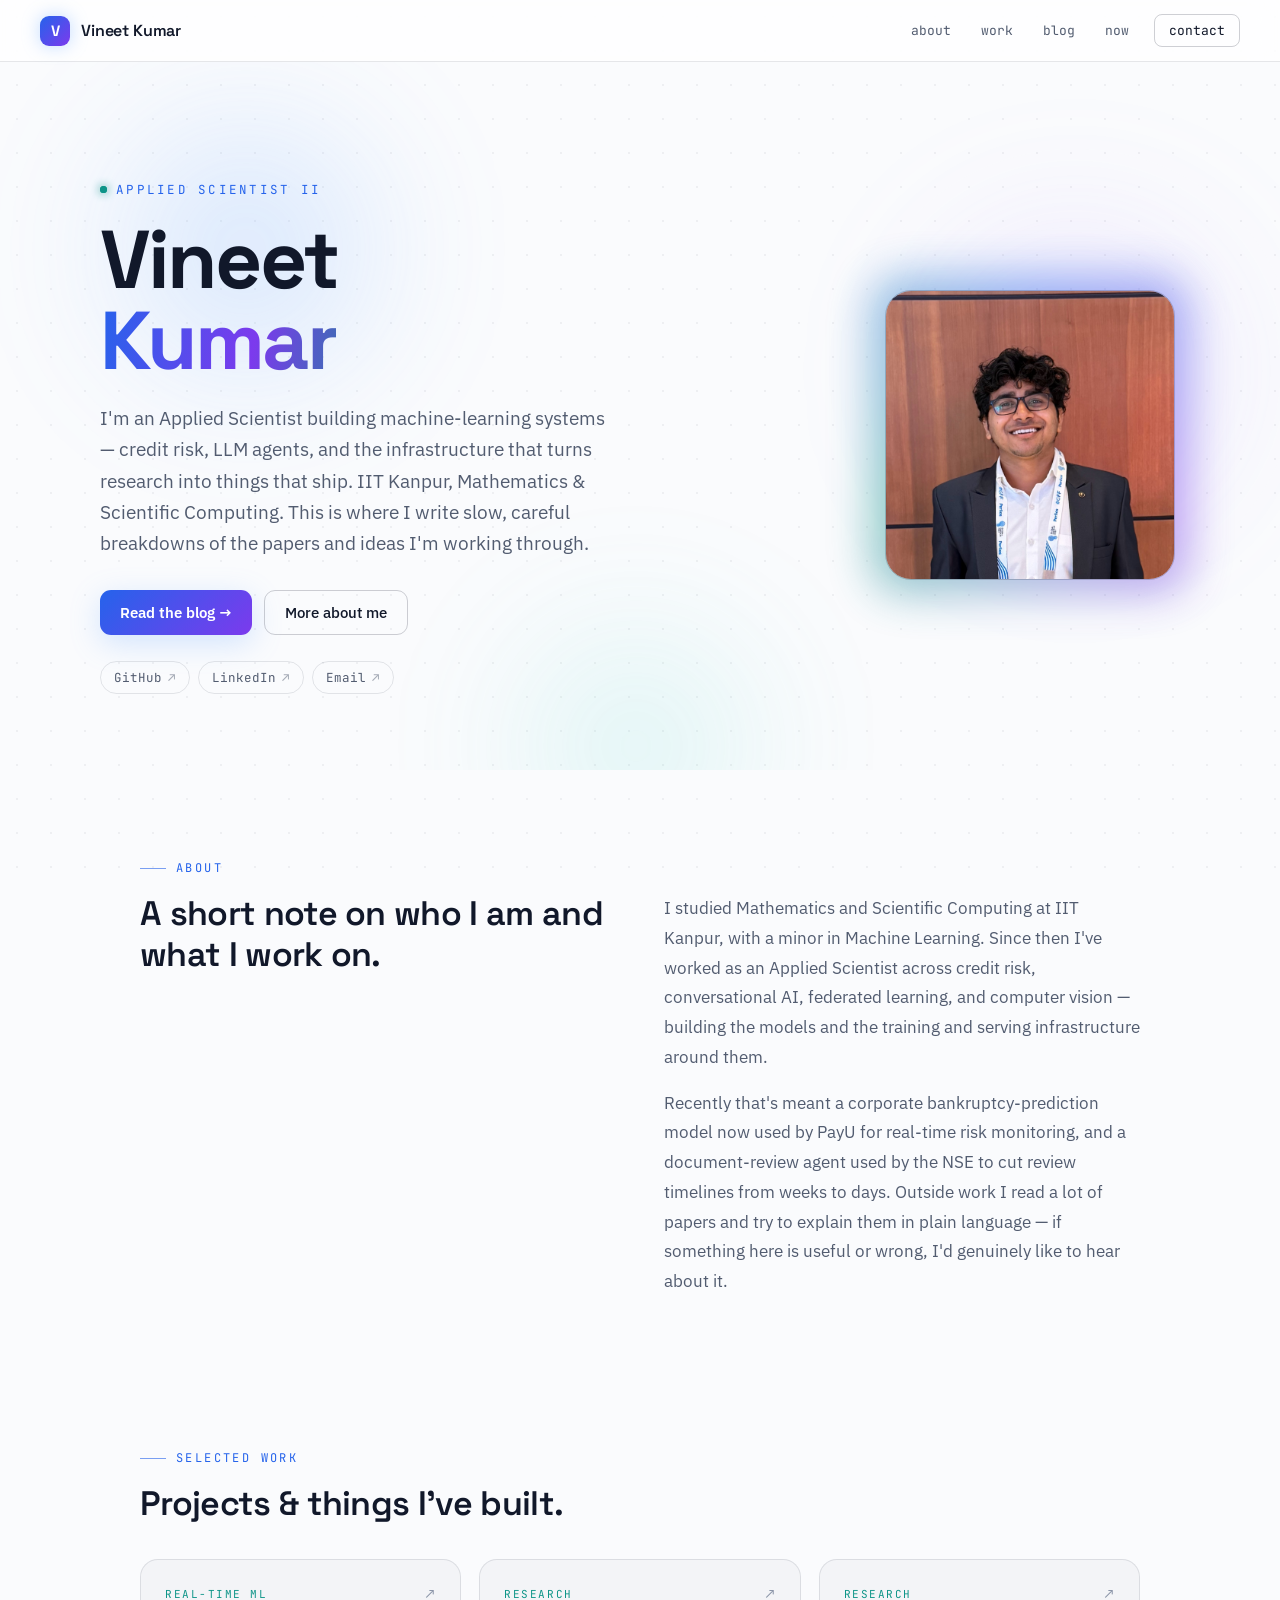
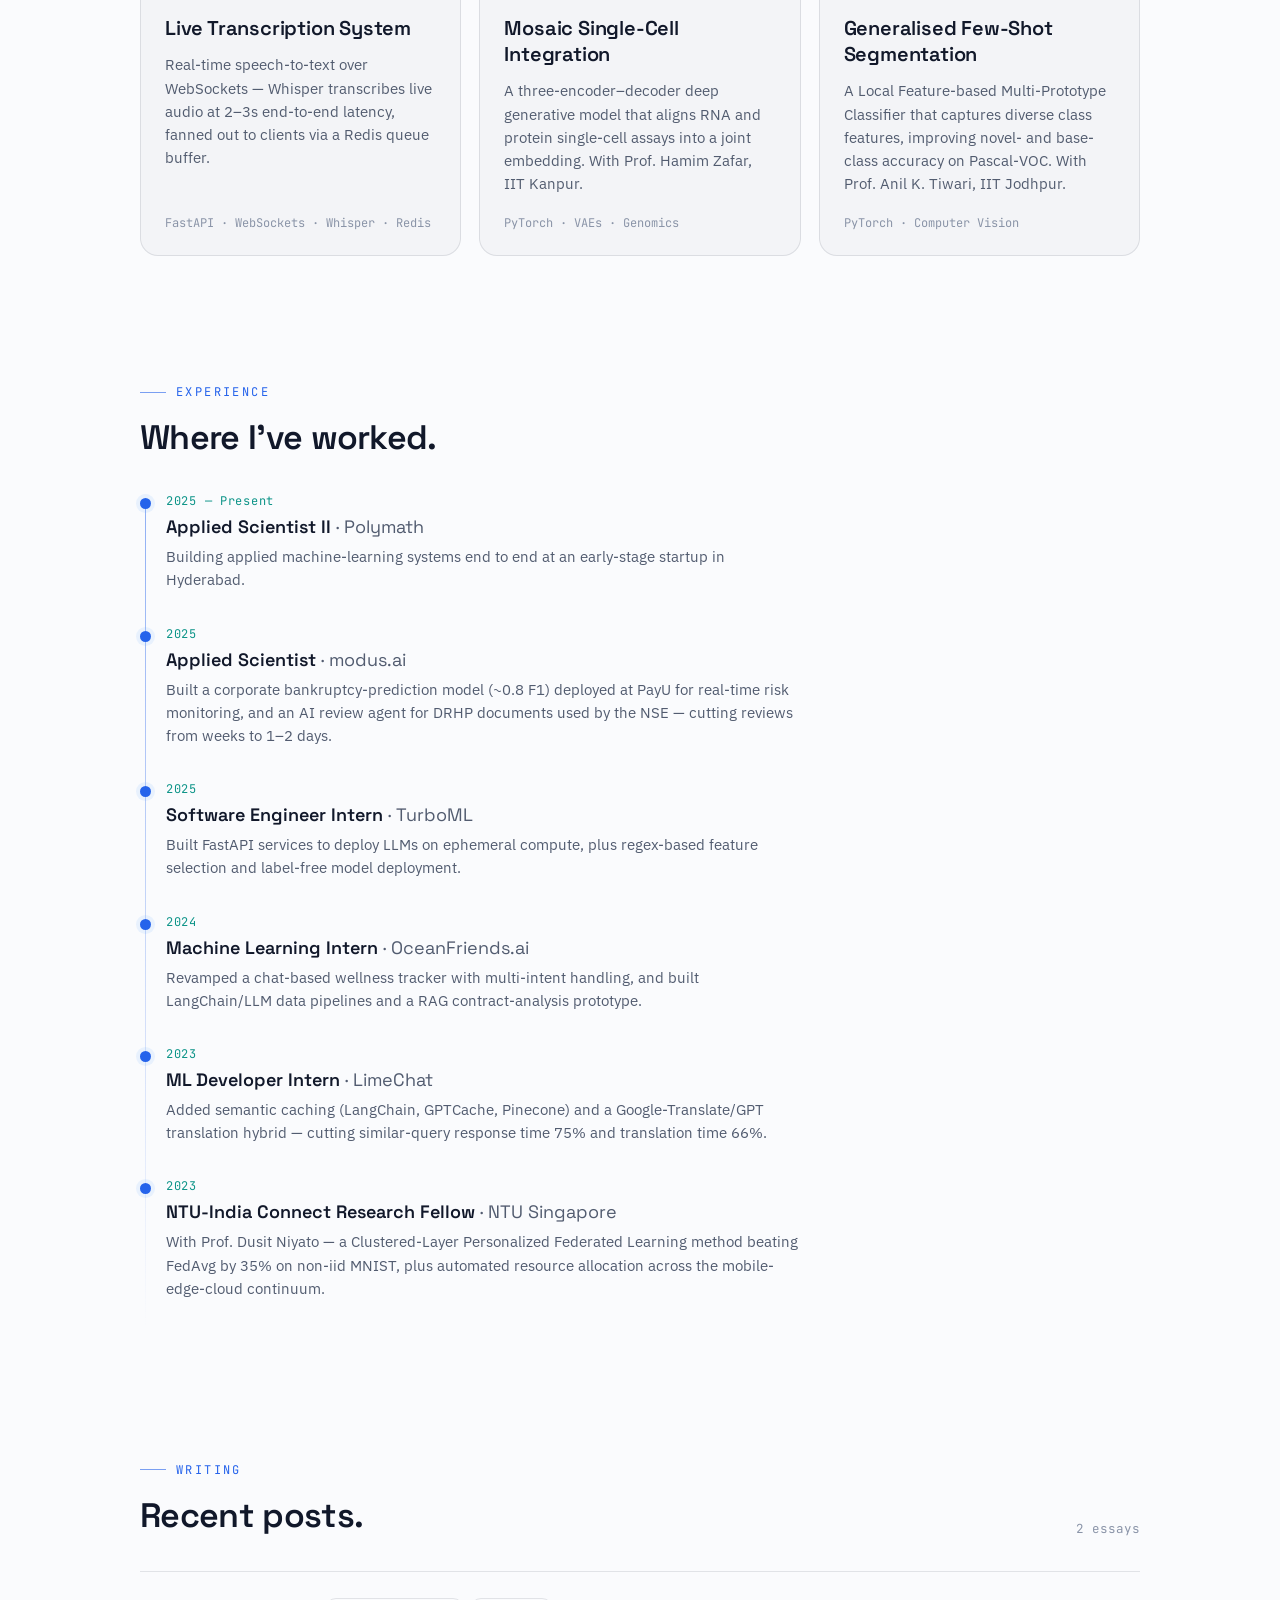
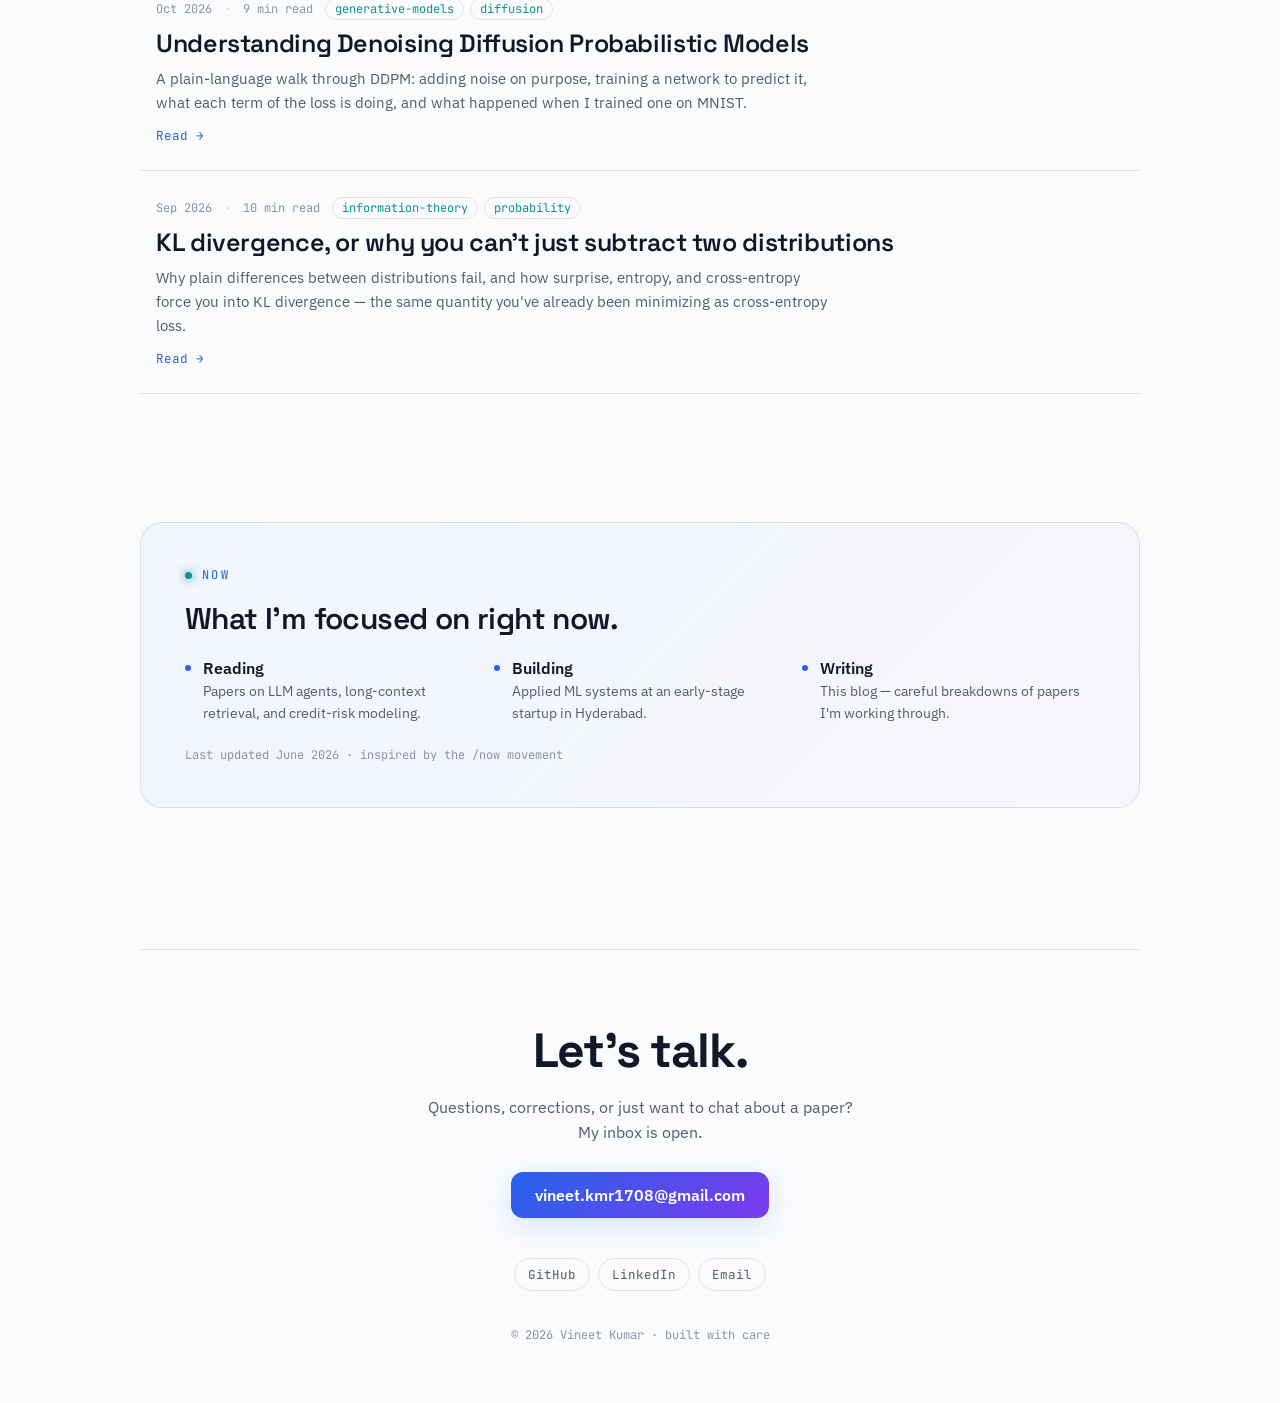
<file: index.html>
<!doctype html>
<html lang="en">
<head>
<meta charset="utf-8">
<meta name="viewport" content="width=device-width, initial-scale=1">
<title>Vineet Kumar</title>
<meta name="description" content="Vineet Kumar — Applied Scientist. Machine-learning systems, credit risk, LLM agents, and slow, careful breakdowns of the papers worth understanding.">
<link rel="preconnect" href="https://fonts.googleapis.com">
<link rel="preconnect" href="https://fonts.gstatic.com" crossorigin>
<link href="https://fonts.googleapis.com/css2?family=Space+Grotesk:wght@400;500;600;700&family=IBM+Plex+Sans:wght@400;500;600&family=JetBrains+Mono:wght@400;500&display=swap" rel="stylesheet">
<link rel="stylesheet" href="styles.css">
</head>
<body>

<div aria-hidden="true" style="position:fixed;inset:0;background-image:radial-gradient(rgba(17,24,42,0.05) 1px, transparent 1px);background-size:34px 34px;pointer-events:none;z-index:0;"></div>

<div id="progress" style="position:fixed;top:0;left:0;height:2px;width:0%;background:linear-gradient(90deg,var(--accent),var(--accent3));z-index:60;box-shadow:0 0 12px var(--accent);transition:width .08s linear;"></div>

<nav style="position:sticky;top:0;z-index:50;display:flex;align-items:center;justify-content:space-between;gap:16px;padding:14px clamp(18px,5vw,40px);backdrop-filter:blur(14px);background:rgba(255,255,255,0.72);border-bottom:1px solid var(--border);">
  <a href="#top" style="display:flex;align-items:center;gap:11px;font-family:var(--display);font-weight:600;letter-spacing:-0.01em;font-size:16px;">
    <span style="width:30px;height:30px;border-radius:9px;display:grid;place-items:center;background:linear-gradient(135deg,var(--accent),var(--accent2));color:#fff;font-weight:700;font-size:15px;box-shadow:0 0 18px rgba(106,168,255,0.4);">V</span>
    <span>Vineet&nbsp;Kumar</span>
  </a>
  <div style="display:flex;align-items:center;gap:clamp(4px,2vw,8px);flex-wrap:wrap;justify-content:flex-end;font-family:var(--mono);font-size:13px;">
    <a href="#about" class="navlink" style="padding:7px 11px;border-radius:8px;color:var(--muted);transition:color .2s,background .2s;">about</a>
    <a href="#work" class="navlink" style="padding:7px 11px;border-radius:8px;color:var(--muted);transition:color .2s,background .2s;">work</a>
    <a href="#blog" class="navlink" style="padding:7px 11px;border-radius:8px;color:var(--muted);transition:color .2s,background .2s;">blog</a>
    <a href="#now" class="navlink" style="padding:7px 11px;border-radius:8px;color:var(--muted);transition:color .2s,background .2s;">now</a>
    <a href="#contact" class="navcta" style="margin-left:6px;padding:7px 14px;border-radius:8px;border:1px solid var(--border2);color:var(--text);transition:background .2s,border-color .2s;">contact</a>
  </div>
</nav>

<div id="top" style="position:relative;z-index:1;">

  <!-- HERO -->
  <header style="position:relative;overflow:hidden;padding:clamp(56px,9vw,120px) clamp(18px,5vw,40px) clamp(40px,6vw,80px);">
    <div aria-hidden="true" style="position:absolute;inset:-10%;z-index:0;pointer-events:none;filter:blur(70px);opacity:0.6;">
      <div style="position:absolute;top:8%;left:12%;width:380px;height:380px;border-radius:50%;background:radial-gradient(circle,rgba(106,168,255,0.55),transparent 65%);animation:auroraA 16s ease-in-out infinite;"></div>
      <div style="position:absolute;top:20%;right:8%;width:420px;height:420px;border-radius:50%;background:radial-gradient(circle,rgba(176,139,255,0.45),transparent 65%);animation:auroraB 19s ease-in-out infinite;"></div>
      <div style="position:absolute;bottom:-10%;left:38%;width:360px;height:360px;border-radius:50%;background:radial-gradient(circle,rgba(79,214,201,0.35),transparent 65%);animation:auroraC 22s ease-in-out infinite;"></div>
    </div>
    <div id="heroGlow" aria-hidden="true" style="position:absolute;top:0;left:0;width:460px;height:460px;border-radius:50%;background:radial-gradient(circle,rgba(106,168,255,0.16),transparent 60%);transform:translate(-50%,-50%);pointer-events:none;z-index:0;opacity:0;transition:opacity .5s;"></div>

    <div style="position:relative;z-index:2;max-width:1080px;margin:0 auto;display:flex;flex-wrap:wrap;align-items:center;gap:clamp(32px,6vw,72px);">
      <div style="flex:1 1 360px;min-width:300px;">
        <div class="fade" style="opacity:0;animation:fadeUp .8s .05s ease-out forwards;display:inline-flex;align-items:center;gap:9px;font-family:var(--mono);font-size:12.5px;letter-spacing:0.18em;text-transform:uppercase;color:var(--accent);margin-bottom:22px;">
          <span style="position:relative;width:7px;height:7px;border-radius:50%;background:var(--accent3);box-shadow:0 0 10px var(--accent3);"><span style="position:absolute;inset:0;border-radius:50%;background:var(--accent3);animation:pulseDot 2.4s ease-in-out infinite;"></span></span>
          Applied Scientist II
        </div>
        <h1 class="fade" style="opacity:0;animation:fadeUp .8s .12s ease-out forwards;margin:0 0 22px;font-family:var(--display);font-weight:700;font-size:clamp(42px,8vw,82px);line-height:0.98;letter-spacing:-0.035em;">
          Vineet<br>
          <span style="background:linear-gradient(100deg,var(--accent),var(--accent2),var(--accent3),var(--accent));background-size:200% auto;-webkit-background-clip:text;background-clip:text;-webkit-text-fill-color:transparent;animation:shimmer 7s linear infinite;">Kumar</span>
        </h1>
        <p class="fade" style="opacity:0;animation:fadeUp .8s .2s ease-out forwards;margin:0 0 30px;max-width:520px;font-size:clamp(16px,2.4vw,19px);line-height:1.65;color:var(--muted);">
          I'm an Applied Scientist building machine-learning systems — credit risk, LLM agents, and the infrastructure that turns research into things that ship. IIT Kanpur, Mathematics &amp; Scientific Computing. This is where I write slow, careful breakdowns of the papers and ideas I'm working through.
        </p>
        <div class="fade" style="opacity:0;animation:fadeUp .8s .28s ease-out forwards;display:flex;flex-wrap:wrap;gap:12px;margin-bottom:26px;">
          <a href="#blog" class="btn-primary" style="display:inline-flex;align-items:center;gap:8px;padding:12px 20px;border-radius:11px;font-weight:600;font-size:15px;color:#fff;background:linear-gradient(135deg,var(--accent),var(--accent2));box-shadow:0 8px 30px rgba(106,168,255,0.28);transition:transform .2s,box-shadow .2s;">Read the blog →</a>
          <a href="#about" class="btn-ghost" style="display:inline-flex;align-items:center;padding:12px 20px;border-radius:11px;font-weight:500;font-size:15px;color:var(--text);border:1px solid var(--border2);transition:background .2s,border-color .2s;">More about me</a>
        </div>
        <div class="fade" style="opacity:0;animation:fadeUp .8s .36s ease-out forwards;display:flex;flex-wrap:wrap;gap:8px;font-family:var(--mono);font-size:12.5px;">
          <a href="https://github.com/natsu-git-hub" target="_blank" rel="noopener" class="social" style="display:inline-flex;align-items:center;gap:6px;padding:7px 13px;border-radius:999px;color:var(--muted);border:1px solid var(--border);transition:color .2s,border-color .2s,background .2s;">GitHub <span style="opacity:.5;">↗</span></a>
          <a href="https://www.linkedin.com/in/vineetk20/" target="_blank" rel="noopener" class="social" style="display:inline-flex;align-items:center;gap:6px;padding:7px 13px;border-radius:999px;color:var(--muted);border:1px solid var(--border);transition:color .2s,border-color .2s,background .2s;">LinkedIn <span style="opacity:.5;">↗</span></a>
          <a href="mailto:vineet.kmr1708@gmail.com" class="social" style="display:inline-flex;align-items:center;gap:6px;padding:7px 13px;border-radius:999px;color:var(--muted);border:1px solid var(--border);transition:color .2s,border-color .2s,background .2s;">Email <span style="opacity:.5;">↗</span></a>
        </div>
      </div>

      <div class="fade" style="flex:0 1 300px;min-width:240px;display:flex;justify-content:center;opacity:0;animation:fadeUp .9s .24s ease-out forwards;">
        <div style="position:relative;width:clamp(220px,60vw,290px);aspect-ratio:1/1;">
          <div aria-hidden="true" style="position:absolute;inset:-14px;border-radius:32px;background:conic-gradient(from 0deg,var(--accent),var(--accent2),var(--accent3),var(--accent));filter:blur(22px);opacity:0.45;animation:spinSlow 14s linear infinite;"></div>
          <div style="position:absolute;inset:0;border-radius:26px;overflow:hidden;border:1px solid var(--border2);animation:floaty 7s ease-in-out infinite;">
            <img src="profile.jpg" alt="Vineet Kumar" style="width:100%;height:100%;object-fit:cover;display:block;">
          </div>
        </div>
      </div>
    </div>
  </header>

  <!-- ABOUT -->
  <section id="about" style="max-width:1080px;margin:0 auto;padding:clamp(50px,7vw,90px) clamp(18px,5vw,40px);position:relative;">
    <div data-reveal style="opacity:0;transform:translateY(24px);transition:opacity .7s cubic-bezier(.2,.7,.2,1),transform .7s cubic-bezier(.2,.7,.2,1);">
      <div style="display:flex;align-items:center;gap:10px;font-family:var(--mono);font-size:12px;letter-spacing:0.2em;text-transform:uppercase;color:var(--accent);margin-bottom:18px;"><span style="width:26px;height:1px;background:var(--accent);opacity:.6;"></span>About</div>
      <div style="display:grid;grid-template-columns:repeat(auto-fit,minmax(280px,1fr));gap:clamp(24px,4vw,48px);align-items:start;">
        <h2 style="margin:0;font-family:var(--display);font-weight:600;font-size:clamp(24px,3.6vw,34px);line-height:1.2;letter-spacing:-0.02em;">A short note on who I am and what I work on.</h2>
        <div style="font-size:clamp(15px,2vw,17px);line-height:1.75;color:var(--muted);">
          <p style="margin:0 0 16px;">I studied Mathematics and Scientific Computing at IIT Kanpur, with a minor in Machine Learning. Since then I've worked as an Applied Scientist across credit risk, conversational AI, federated learning, and computer vision — building the models and the training and serving infrastructure around them.</p>
          <p style="margin:0;">Recently that's meant a corporate bankruptcy-prediction model now used by PayU for real-time risk monitoring, and a document-review agent used by the NSE to cut review timelines from weeks to days. Outside work I read a lot of papers and try to explain them in plain language — if something here is useful or wrong, I'd genuinely like to hear about it.</p>
        </div>
      </div>
    </div>
  </section>

  <!-- WORK / PROJECTS -->
  <section id="work" style="max-width:1080px;margin:0 auto;padding:clamp(40px,5vw,70px) clamp(18px,5vw,40px);">
    <div data-reveal style="opacity:0;transform:translateY(24px);transition:opacity .7s cubic-bezier(.2,.7,.2,1),transform .7s cubic-bezier(.2,.7,.2,1);margin-bottom:34px;">
      <div style="display:flex;align-items:center;gap:10px;font-family:var(--mono);font-size:12px;letter-spacing:0.2em;text-transform:uppercase;color:var(--accent);margin-bottom:16px;"><span style="width:26px;height:1px;background:var(--accent);opacity:.6;"></span>Selected work</div>
      <h2 style="margin:0;font-family:var(--display);font-weight:600;font-size:clamp(24px,3.6vw,34px);letter-spacing:-0.02em;">Projects &amp; things I've built.</h2>
    </div>
    <div style="display:grid;grid-template-columns:repeat(auto-fit,minmax(280px,1fr));gap:18px;">
      <a href="https://github.com/Vineet-the-git/liveCaption" target="_blank" rel="noopener" data-reveal class="proj-card" style="opacity:0;transform:translateY(24px);transition:opacity .7s cubic-bezier(.2,.7,.2,1),transform .7s cubic-bezier(.2,.7,.2,1),border-color .25s,background .25s;display:flex;flex-direction:column;gap:12px;background:var(--surface);border:1px solid var(--border);border-radius:18px;padding:24px;">
        <div style="display:flex;align-items:center;justify-content:space-between;"><span style="font-family:var(--mono);font-size:11px;letter-spacing:0.14em;text-transform:uppercase;color:var(--accent3);">Real-time ML</span><span style="color:var(--faint);font-size:15px;">↗</span></div>
        <h3 style="margin:0;font-family:var(--display);font-weight:600;font-size:20px;letter-spacing:-0.01em;">Live Transcription System</h3>
        <p style="margin:0;font-size:14.5px;line-height:1.6;color:var(--muted);">Real-time speech-to-text over WebSockets — Whisper transcribes live audio at 2–3s end-to-end latency, fanned out to clients via a Redis queue buffer.</p>
        <div style="margin-top:auto;padding-top:8px;font-family:var(--mono);font-size:12px;color:var(--faint);">FastAPI · WebSockets · Whisper · Redis</div>
      </a>
      <a href="#" data-reveal class="proj-card" style="opacity:0;transform:translateY(24px);transition:opacity .7s cubic-bezier(.2,.7,.2,1),transform .7s cubic-bezier(.2,.7,.2,1),border-color .25s,background .25s;display:flex;flex-direction:column;gap:12px;background:var(--surface);border:1px solid var(--border);border-radius:18px;padding:24px;">
        <div style="display:flex;align-items:center;justify-content:space-between;"><span style="font-family:var(--mono);font-size:11px;letter-spacing:0.14em;text-transform:uppercase;color:var(--accent3);">Research</span><span style="color:var(--faint);font-size:15px;">↗</span></div>
        <h3 style="margin:0;font-family:var(--display);font-weight:600;font-size:20px;letter-spacing:-0.01em;">Mosaic Single-Cell Integration</h3>
        <p style="margin:0;font-size:14.5px;line-height:1.6;color:var(--muted);">A three-encoder–decoder deep generative model that aligns RNA and protein single-cell assays into a joint embedding. With Prof. Hamim Zafar, IIT Kanpur.</p>
        <div style="margin-top:auto;padding-top:8px;font-family:var(--mono);font-size:12px;color:var(--faint);">PyTorch · VAEs · Genomics</div>
      </a>
      <a href="#" data-reveal class="proj-card" style="opacity:0;transform:translateY(24px);transition:opacity .7s cubic-bezier(.2,.7,.2,1),transform .7s cubic-bezier(.2,.7,.2,1),border-color .25s,background .25s;display:flex;flex-direction:column;gap:12px;background:var(--surface);border:1px solid var(--border);border-radius:18px;padding:24px;">
        <div style="display:flex;align-items:center;justify-content:space-between;"><span style="font-family:var(--mono);font-size:11px;letter-spacing:0.14em;text-transform:uppercase;color:var(--accent3);">Research</span><span style="color:var(--faint);font-size:15px;">↗</span></div>
        <h3 style="margin:0;font-family:var(--display);font-weight:600;font-size:20px;letter-spacing:-0.01em;">Generalised Few-Shot Segmentation</h3>
        <p style="margin:0;font-size:14.5px;line-height:1.6;color:var(--muted);">A Local Feature-based Multi-Prototype Classifier that captures diverse class features, improving novel- and base-class accuracy on Pascal-VOC. With Prof. Anil K. Tiwari, IIT Jodhpur.</p>
        <div style="margin-top:auto;padding-top:8px;font-family:var(--mono);font-size:12px;color:var(--faint);">PyTorch · Computer Vision</div>
      </a>
    </div>
  </section>

  <!-- EXPERIENCE -->
  <section id="experience" style="max-width:1080px;margin:0 auto;padding:clamp(40px,5vw,70px) clamp(18px,5vw,40px);">
    <div data-reveal style="opacity:0;transform:translateY(24px);transition:opacity .7s cubic-bezier(.2,.7,.2,1),transform .7s cubic-bezier(.2,.7,.2,1);margin-bottom:34px;">
      <div style="display:flex;align-items:center;gap:10px;font-family:var(--mono);font-size:12px;letter-spacing:0.2em;text-transform:uppercase;color:var(--accent);margin-bottom:16px;"><span style="width:26px;height:1px;background:var(--accent);opacity:.6;"></span>Experience</div>
      <h2 style="margin:0;font-family:var(--display);font-weight:600;font-size:clamp(24px,3.6vw,34px);letter-spacing:-0.02em;">Where I've worked.</h2>
    </div>
    <div style="position:relative;padding-left:26px;">
      <div aria-hidden="true" style="position:absolute;left:5px;top:6px;bottom:6px;width:1px;background:linear-gradient(var(--accent),transparent);opacity:.5;"></div>
      <div data-reveal style="opacity:0;transform:translateY(24px);transition:opacity .7s cubic-bezier(.2,.7,.2,1),transform .7s cubic-bezier(.2,.7,.2,1);position:relative;padding:0 0 34px;">
        <span aria-hidden="true" style="position:absolute;left:-26px;top:5px;width:11px;height:11px;border-radius:50%;background:var(--accent);box-shadow:0 0 0 4px rgba(106,168,255,0.12);"></span>
        <div style="font-family:var(--mono);font-size:12px;color:var(--accent3);letter-spacing:0.06em;margin-bottom:6px;">2025 — Present</div>
        <div style="font-family:var(--display);font-weight:600;font-size:18px;">Applied Scientist II <span style="color:var(--muted);font-weight:400;">· Polymath</span></div>
        <p style="margin:7px 0 0;font-size:14.5px;line-height:1.6;color:var(--muted);max-width:640px;">Building applied machine-learning systems end to end at an early-stage startup in Hyderabad.</p>
      </div>
      <div data-reveal style="opacity:0;transform:translateY(24px);transition:opacity .7s cubic-bezier(.2,.7,.2,1),transform .7s cubic-bezier(.2,.7,.2,1);position:relative;padding:0 0 34px;">
        <span aria-hidden="true" style="position:absolute;left:-26px;top:5px;width:11px;height:11px;border-radius:50%;background:var(--accent);box-shadow:0 0 0 4px rgba(106,168,255,0.12);"></span>
        <div style="font-family:var(--mono);font-size:12px;color:var(--accent3);letter-spacing:0.06em;margin-bottom:6px;">2025</div>
        <div style="font-family:var(--display);font-weight:600;font-size:18px;">Applied Scientist <span style="color:var(--muted);font-weight:400;">· modus.ai</span></div>
        <p style="margin:7px 0 0;font-size:14.5px;line-height:1.6;color:var(--muted);max-width:640px;">Built a corporate bankruptcy-prediction model (~0.8 F1) deployed at PayU for real-time risk monitoring, and an AI review agent for DRHP documents used by the NSE — cutting reviews from weeks to 1–2 days.</p>
      </div>
      <div data-reveal style="opacity:0;transform:translateY(24px);transition:opacity .7s cubic-bezier(.2,.7,.2,1),transform .7s cubic-bezier(.2,.7,.2,1);position:relative;padding:0 0 34px;">
        <span aria-hidden="true" style="position:absolute;left:-26px;top:5px;width:11px;height:11px;border-radius:50%;background:var(--accent);box-shadow:0 0 0 4px rgba(106,168,255,0.12);"></span>
        <div style="font-family:var(--mono);font-size:12px;color:var(--accent3);letter-spacing:0.06em;margin-bottom:6px;">2025</div>
        <div style="font-family:var(--display);font-weight:600;font-size:18px;">Software Engineer Intern <span style="color:var(--muted);font-weight:400;">· TurboML</span></div>
        <p style="margin:7px 0 0;font-size:14.5px;line-height:1.6;color:var(--muted);max-width:640px;">Built FastAPI services to deploy LLMs on ephemeral compute, plus regex-based feature selection and label-free model deployment.</p>
      </div>
      <div data-reveal style="opacity:0;transform:translateY(24px);transition:opacity .7s cubic-bezier(.2,.7,.2,1),transform .7s cubic-bezier(.2,.7,.2,1);position:relative;padding:0 0 34px;">
        <span aria-hidden="true" style="position:absolute;left:-26px;top:5px;width:11px;height:11px;border-radius:50%;background:var(--accent);box-shadow:0 0 0 4px rgba(106,168,255,0.12);"></span>
        <div style="font-family:var(--mono);font-size:12px;color:var(--accent3);letter-spacing:0.06em;margin-bottom:6px;">2024</div>
        <div style="font-family:var(--display);font-weight:600;font-size:18px;">Machine Learning Intern <span style="color:var(--muted);font-weight:400;">· OceanFriends.ai</span></div>
        <p style="margin:7px 0 0;font-size:14.5px;line-height:1.6;color:var(--muted);max-width:640px;">Revamped a chat-based wellness tracker with multi-intent handling, and built LangChain/LLM data pipelines and a RAG contract-analysis prototype.</p>
      </div>
      <div data-reveal style="opacity:0;transform:translateY(24px);transition:opacity .7s cubic-bezier(.2,.7,.2,1),transform .7s cubic-bezier(.2,.7,.2,1);position:relative;padding:0 0 34px;">
        <span aria-hidden="true" style="position:absolute;left:-26px;top:5px;width:11px;height:11px;border-radius:50%;background:var(--accent);box-shadow:0 0 0 4px rgba(106,168,255,0.12);"></span>
        <div style="font-family:var(--mono);font-size:12px;color:var(--accent3);letter-spacing:0.06em;margin-bottom:6px;">2023</div>
        <div style="font-family:var(--display);font-weight:600;font-size:18px;">ML Developer Intern <span style="color:var(--muted);font-weight:400;">· LimeChat</span></div>
        <p style="margin:7px 0 0;font-size:14.5px;line-height:1.6;color:var(--muted);max-width:640px;">Added semantic caching (LangChain, GPTCache, Pinecone) and a Google-Translate/GPT translation hybrid — cutting similar-query response time 75% and translation time 66%.</p>
      </div>
      <div data-reveal style="opacity:0;transform:translateY(24px);transition:opacity .7s cubic-bezier(.2,.7,.2,1),transform .7s cubic-bezier(.2,.7,.2,1);position:relative;padding:0 0 34px;">
        <span aria-hidden="true" style="position:absolute;left:-26px;top:5px;width:11px;height:11px;border-radius:50%;background:var(--accent);box-shadow:0 0 0 4px rgba(106,168,255,0.12);"></span>
        <div style="font-family:var(--mono);font-size:12px;color:var(--accent3);letter-spacing:0.06em;margin-bottom:6px;">2023</div>
        <div style="font-family:var(--display);font-weight:600;font-size:18px;">NTU-India Connect Research Fellow <span style="color:var(--muted);font-weight:400;">· NTU Singapore</span></div>
        <p style="margin:7px 0 0;font-size:14.5px;line-height:1.6;color:var(--muted);max-width:640px;">With Prof. Dusit Niyato — a Clustered-Layer Personalized Federated Learning method beating FedAvg by 35% on non-iid MNIST, plus automated resource allocation across the mobile-edge-cloud continuum.</p>
      </div>
    </div>
  </section>

  <!-- BLOG -->
  <section id="blog" style="max-width:1080px;margin:0 auto;padding:clamp(40px,5vw,70px) clamp(18px,5vw,40px);">
    <div data-reveal style="opacity:0;transform:translateY(24px);transition:opacity .7s cubic-bezier(.2,.7,.2,1),transform .7s cubic-bezier(.2,.7,.2,1);margin-bottom:34px;display:flex;flex-wrap:wrap;align-items:flex-end;justify-content:space-between;gap:16px;">
      <div>
        <div style="display:flex;align-items:center;gap:10px;font-family:var(--mono);font-size:12px;letter-spacing:0.2em;text-transform:uppercase;color:var(--accent);margin-bottom:16px;"><span style="width:26px;height:1px;background:var(--accent);opacity:.6;"></span>Writing</div>
        <h2 style="margin:0;font-family:var(--display);font-weight:600;font-size:clamp(24px,3.6vw,34px);letter-spacing:-0.02em;">Recent posts.</h2>
      </div>
      <span style="font-family:var(--mono);font-size:12.5px;color:var(--faint);">2 essays</span>
    </div>
    <div style="display:flex;flex-direction:column;border-top:1px solid var(--border);">
      <a href="posts/ddpm.html" data-reveal class="post-row" style="opacity:0;transform:translateY(24px);transition:opacity .7s cubic-bezier(.2,.7,.2,1),transform .7s cubic-bezier(.2,.7,.2,1),background .25s;display:grid;grid-template-columns:minmax(0,1fr);gap:8px;padding:26px 16px;border-bottom:1px solid var(--border);position:relative;">
        <div style="display:flex;flex-wrap:wrap;align-items:center;gap:12px;font-family:var(--mono);font-size:12px;color:var(--faint);">
          <span>Oct 2026</span><span style="opacity:.4;">·</span><span>9 min read</span>
          <span style="display:flex;gap:6px;">
            <span style="padding:2px 9px;border-radius:999px;border:1px solid var(--border);color:var(--accent3);">generative-models</span>
            <span style="padding:2px 9px;border-radius:999px;border:1px solid var(--border);color:var(--accent3);">diffusion</span>
          </span>
        </div>
        <h3 style="margin:0;font-family:var(--display);font-weight:600;font-size:clamp(20px,2.6vw,25px);letter-spacing:-0.015em;line-height:1.25;transition:color .2s;">Understanding Denoising Diffusion Probabilistic Models</h3>
        <p style="margin:0;font-size:15px;line-height:1.6;color:var(--muted);max-width:680px;">A plain-language walk through DDPM: adding noise on purpose, training a network to predict it, what each term of the loss is doing, and what happened when I trained one on MNIST.</p>
        <span style="font-family:var(--mono);font-size:12.5px;color:var(--accent);margin-top:4px;">Read →</span>
      </a>
      <a href="posts/kl-divergence.html" data-reveal class="post-row" style="opacity:0;transform:translateY(24px);transition:opacity .7s cubic-bezier(.2,.7,.2,1),transform .7s cubic-bezier(.2,.7,.2,1),background .25s;display:grid;grid-template-columns:minmax(0,1fr);gap:8px;padding:26px 16px;border-bottom:1px solid var(--border);position:relative;">
        <div style="display:flex;flex-wrap:wrap;align-items:center;gap:12px;font-family:var(--mono);font-size:12px;color:var(--faint);">
          <span>Sep 2026</span><span style="opacity:.4;">·</span><span>10 min read</span>
          <span style="display:flex;gap:6px;">
            <span style="padding:2px 9px;border-radius:999px;border:1px solid var(--border);color:var(--accent3);">information-theory</span>
            <span style="padding:2px 9px;border-radius:999px;border:1px solid var(--border);color:var(--accent3);">probability</span>
          </span>
        </div>
        <h3 style="margin:0;font-family:var(--display);font-weight:600;font-size:clamp(20px,2.6vw,25px);letter-spacing:-0.015em;line-height:1.25;transition:color .2s;">KL divergence, or why you can't just subtract two distributions</h3>
        <p style="margin:0;font-size:15px;line-height:1.6;color:var(--muted);max-width:680px;">Why plain differences between distributions fail, and how surprise, entropy, and cross-entropy force you into KL divergence — the same quantity you've already been minimizing as cross-entropy loss.</p>
        <span style="font-family:var(--mono);font-size:12.5px;color:var(--accent);margin-top:4px;">Read →</span>
      </a>
    </div>
  </section>

  <!-- NOW -->
  <section id="now" style="max-width:1080px;margin:0 auto;padding:clamp(40px,5vw,70px) clamp(18px,5vw,40px);">
    <div data-reveal style="opacity:0;transform:translateY(24px);transition:opacity .7s cubic-bezier(.2,.7,.2,1),transform .7s cubic-bezier(.2,.7,.2,1);background:linear-gradient(135deg,rgba(106,168,255,0.06),rgba(176,139,255,0.04));border:1px solid var(--border);border-radius:22px;padding:clamp(26px,4vw,44px);">
      <div style="display:flex;align-items:center;gap:10px;font-family:var(--mono);font-size:12px;letter-spacing:0.2em;text-transform:uppercase;color:var(--accent);margin-bottom:16px;"><span style="position:relative;width:7px;height:7px;border-radius:50%;background:var(--accent3);box-shadow:0 0 10px var(--accent3);"></span>Now</div>
      <h2 style="margin:0 0 20px;font-family:var(--display);font-weight:600;font-size:clamp(22px,3.4vw,30px);letter-spacing:-0.02em;">What I'm focused on right now.</h2>
      <div style="display:grid;grid-template-columns:repeat(auto-fit,minmax(240px,1fr));gap:16px;">
        <div style="display:flex;gap:12px;align-items:flex-start;">
          <span style="margin-top:7px;flex:none;width:6px;height:6px;border-radius:50%;background:var(--accent);"></span>
          <div><div style="font-weight:600;font-size:15.5px;margin-bottom:3px;">Reading</div><div style="font-size:14px;line-height:1.55;color:var(--muted);">Papers on LLM agents, long-context retrieval, and credit-risk modeling.</div></div>
        </div>
        <div style="display:flex;gap:12px;align-items:flex-start;">
          <span style="margin-top:7px;flex:none;width:6px;height:6px;border-radius:50%;background:var(--accent);"></span>
          <div><div style="font-weight:600;font-size:15.5px;margin-bottom:3px;">Building</div><div style="font-size:14px;line-height:1.55;color:var(--muted);">Applied ML systems at an early-stage startup in Hyderabad.</div></div>
        </div>
        <div style="display:flex;gap:12px;align-items:flex-start;">
          <span style="margin-top:7px;flex:none;width:6px;height:6px;border-radius:50%;background:var(--accent);"></span>
          <div><div style="font-weight:600;font-size:15.5px;margin-bottom:3px;">Writing</div><div style="font-size:14px;line-height:1.55;color:var(--muted);">This blog — careful breakdowns of papers I'm working through.</div></div>
        </div>
      </div>
      <div style="margin-top:22px;font-family:var(--mono);font-size:12px;color:var(--faint);">Last updated June 2026 · inspired by the /now movement</div>
    </div>
  </section>

  <!-- CONTACT / FOOTER -->
  <footer id="contact" style="max-width:1080px;margin:0 auto;padding:clamp(50px,6vw,90px) clamp(18px,5vw,40px) 60px;">
    <div data-reveal style="opacity:0;transform:translateY(24px);transition:opacity .7s cubic-bezier(.2,.7,.2,1),transform .7s cubic-bezier(.2,.7,.2,1);text-align:center;border-top:1px solid var(--border);padding-top:clamp(40px,6vw,70px);">
      <h2 style="margin:0 0 14px;font-family:var(--display);font-weight:700;font-size:clamp(28px,5vw,48px);letter-spacing:-0.03em;">Let's talk.</h2>
      <p style="margin:0 auto 26px;max-width:440px;color:var(--muted);font-size:16px;line-height:1.6;">Questions, corrections, or just want to chat about a paper? My inbox is open.</p>
      <a href="mailto:vineet.kmr1708@gmail.com" class="btn-primary" style="display:inline-flex;align-items:center;gap:9px;padding:13px 24px;border-radius:12px;font-weight:600;color:#fff;background:linear-gradient(135deg,var(--accent),var(--accent2));box-shadow:0 8px 30px rgba(106,168,255,0.26);transition:transform .2s,box-shadow .2s;">vineet.kmr1708@gmail.com</a>
      <div style="margin-top:40px;display:flex;flex-wrap:wrap;justify-content:center;gap:8px;font-family:var(--mono);font-size:12.5px;">
        <a href="https://github.com/natsu-git-hub" target="_blank" rel="noopener" class="social-foot" style="padding:7px 13px;border-radius:999px;color:var(--muted);border:1px solid var(--border);transition:color .2s,border-color .2s;">GitHub</a>
        <a href="https://www.linkedin.com/in/vineetk20/" target="_blank" rel="noopener" class="social-foot" style="padding:7px 13px;border-radius:999px;color:var(--muted);border:1px solid var(--border);transition:color .2s,border-color .2s;">LinkedIn</a>
        <a href="mailto:vineet.kmr1708@gmail.com" class="social-foot" style="padding:7px 13px;border-radius:999px;color:var(--muted);border:1px solid var(--border);transition:color .2s,border-color .2s;">Email</a>
      </div>
      <div style="margin-top:36px;font-family:var(--mono);font-size:12px;color:var(--faint);">© <span id="year">2026</span> Vineet Kumar · built with care</div>
    </div>
  </footer>
</div>

<script src="site.js"></script>
</body>
</html>
</file>
<file: styles.css>
:root {
  --bg:#fafbfd; --bg-soft:#eef2f8;
  --surface:rgba(17,24,42,0.028); --surface2:rgba(17,24,42,0.055);
  --border:rgba(17,24,42,0.10); --border2:rgba(17,24,42,0.20);
  --text:#11182a; --muted:#525c70; --faint:#8a94a8;
  --accent:#2563eb; --accent2:#7c3aed; --accent3:#0d9488;
  --display:'Space Grotesk',sans-serif;
  --sans:'IBM Plex Sans',system-ui,sans-serif;
  --mono:'JetBrains Mono',monospace;
}
* { box-sizing: border-box; }
html { scroll-behavior: smooth; }
body {
  margin: 0; min-height: 100vh; overflow-x: hidden;
  color: var(--text); font-family: var(--sans); -webkit-font-smoothing: antialiased;
  background: radial-gradient(1200px 600px at 50% -10%, rgba(37,99,235,0.06), transparent 60%), #fafbfd;
}
a { color: inherit; text-decoration: none; }
::selection { background: rgba(37,99,235,0.18); color: #11182a; }
::-webkit-scrollbar { width: 10px; height: 10px; }
::-webkit-scrollbar-track { background: #eef1f6; }
::-webkit-scrollbar-thumb { background: rgba(17,24,42,0.20); border-radius: 8px; border: 2px solid #eef1f6; }
::-webkit-scrollbar-thumb:hover { background: rgba(17,24,42,0.32); }

@keyframes auroraA { 0%,100% { transform: translate(0,0) scale(1); } 50% { transform: translate(60px,-40px) scale(1.18); } }
@keyframes auroraB { 0%,100% { transform: translate(0,0) scale(1.1); } 50% { transform: translate(-50px,30px) scale(0.92); } }
@keyframes auroraC { 0%,100% { transform: translate(0,0) scale(1); } 50% { transform: translate(30px,40px) scale(1.12); } }
@keyframes floaty { 0%,100% { transform: translateY(0); } 50% { transform: translateY(-12px); } }
@keyframes spinSlow { to { transform: rotate(360deg); } }
@keyframes shimmer { 0% { background-position: 0% 50%; } 100% { background-position: 200% 50%; } }
@keyframes fadeUp { from { opacity: 0; transform: translateY(22px); } to { opacity: 1; transform: translateY(0); } }
@keyframes pulseDot { 0%,100% { transform: scale(1); opacity: .9; } 50% { transform: scale(1.5); opacity: .4; } }

/* hover states (inline styles can't do :hover) */
.navlink:hover { color: var(--text); background: var(--surface2); }
.navcta:hover { background: var(--surface2); border-color: var(--accent); }
.btn-primary:hover { transform: translateY(-2px); box-shadow: 0 12px 38px rgba(106,168,255,0.42); }
.btn-ghost:hover { background: var(--surface2); border-color: var(--accent); }
.social:hover { color: var(--text); border-color: var(--accent); background: var(--surface); }
.social-foot:hover { color: var(--text); border-color: var(--accent); }
.proj-card:hover { transform: translateY(-5px); border-color: var(--border2); background: var(--surface2); }
.post-row:hover { background: var(--surface); }
.post-row:hover h3 { color: var(--accent); }
.backlink:hover { color: var(--accent); }
.backlink2:hover { opacity: .7; }

/* respect reduced-motion: settle animations instantly, force reveal elements visible */
@media (prefers-reduced-motion: reduce) {
  * { animation-duration: 0.001ms !important; animation-iteration-count: 1 !important; scroll-behavior: auto !important; }
  .fade, [data-reveal] { opacity: 1 !important; transform: none !important; }
}
</file>
